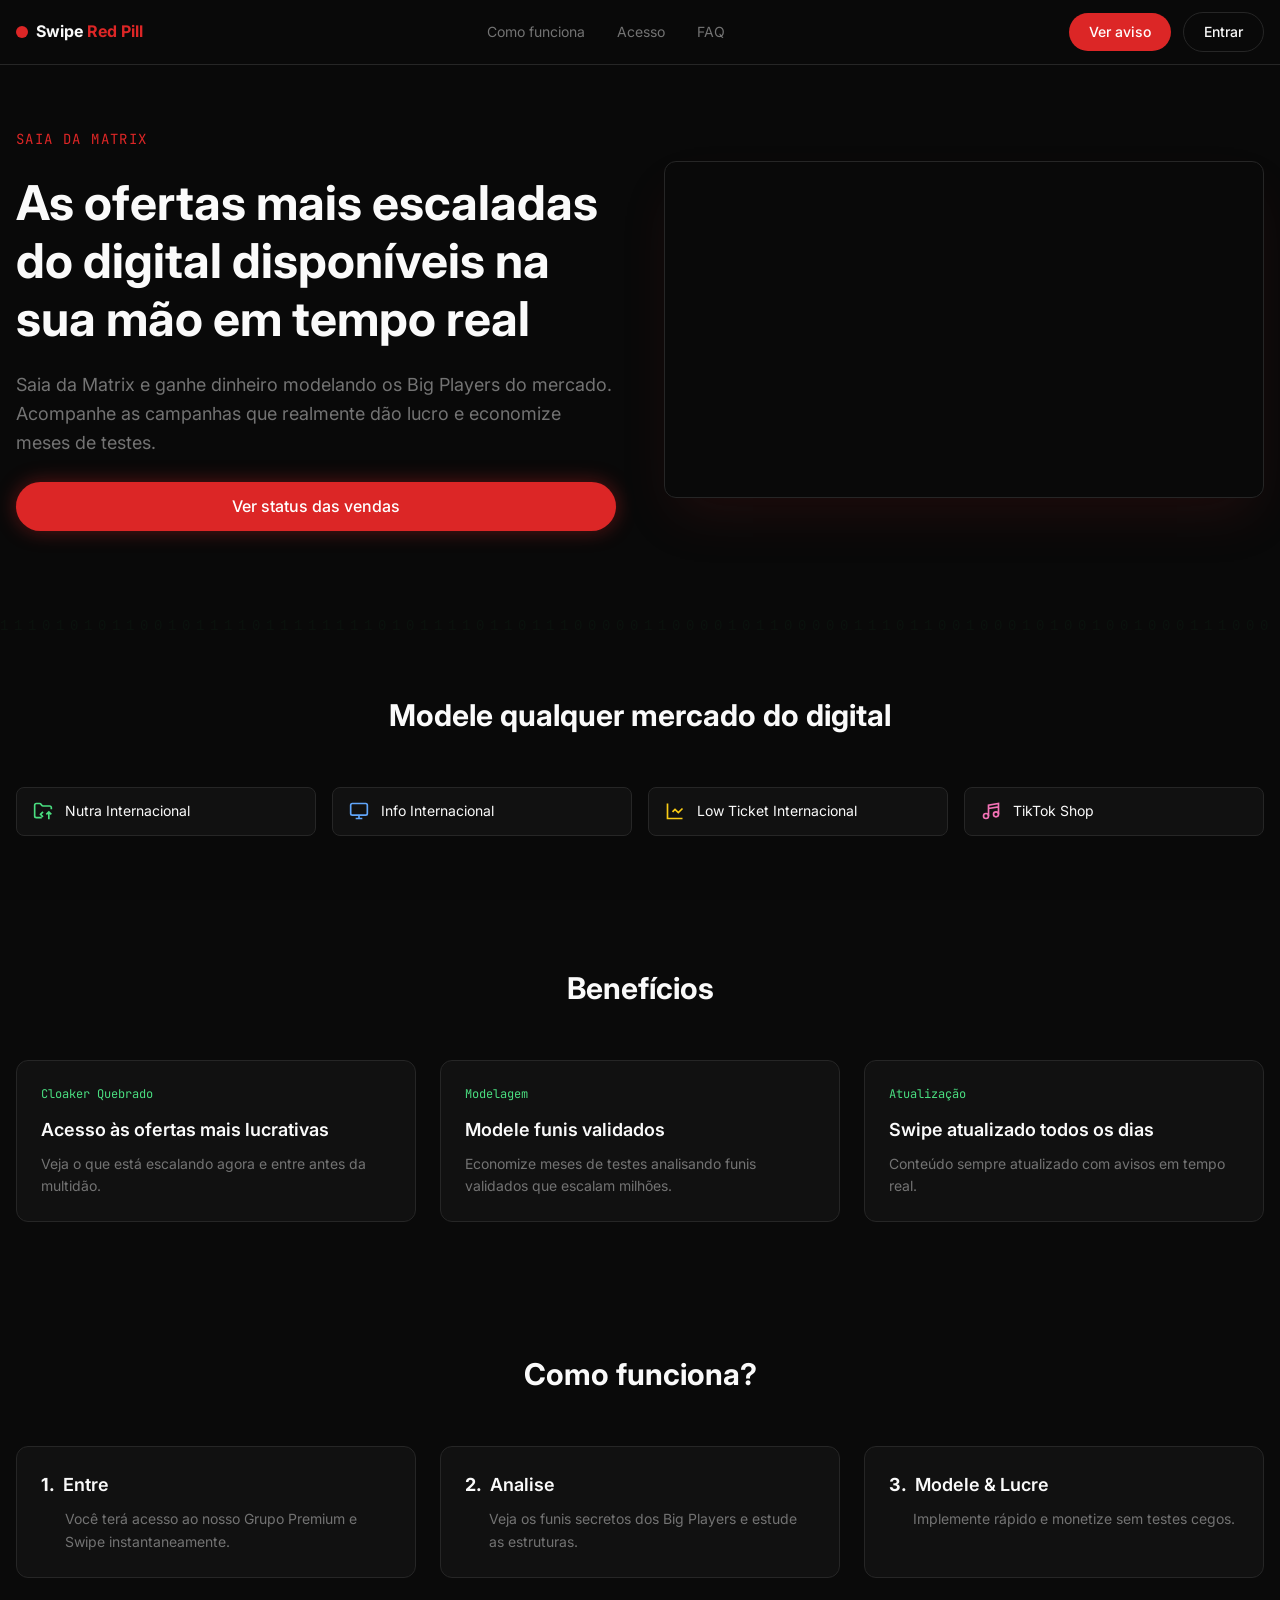
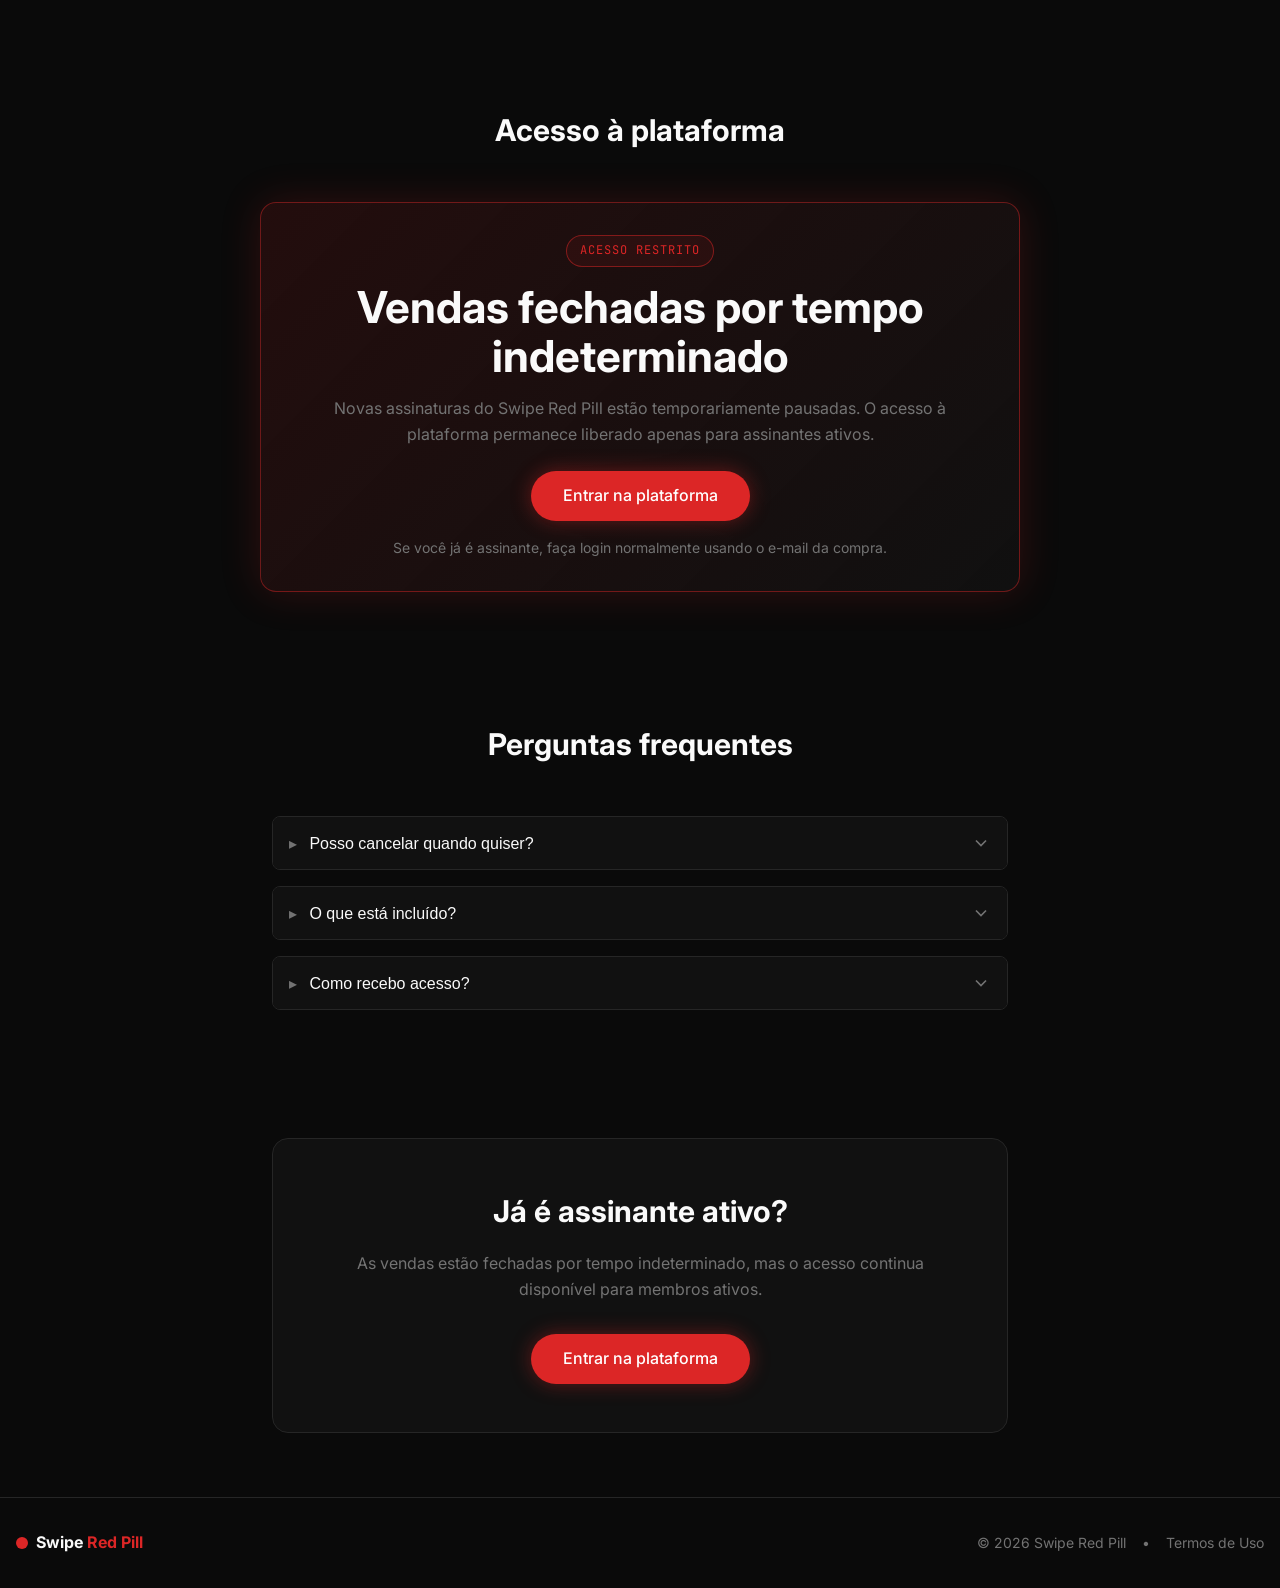
<file: index.html>
<!DOCTYPE html>
<html lang="pt-BR">
<head>
  <meta charset="UTF-8">
  <meta name="viewport" content="width=device-width, initial-scale=1.0">
  <title>Swipe Red Pill - As ofertas mais escaladas do digital</title>
  <meta name="description" content="Saia da Matrix e ganhe dinheiro modelando os Big Players do mercado. Acompanhe as campanhas que realmente dão lucro e economize meses de testes.">
  <link rel="stylesheet" href="style.css">
  <link rel="preconnect" href="https://fonts.googleapis.com">
  <link rel="preconnect" href="https://fonts.gstatic.com" crossorigin>
  <link href="https://fonts.googleapis.com/css2?family=Inter:wght@400;500;600;700&family=JetBrains+Mono:wght@400;500&display=swap" rel="stylesheet">
</head>
<body>
  <!-- Matrix Background Canvas -->
  <canvas id="matrix-bg"></canvas>

  <!-- Header -->
  <header class="header">
    <div class="container header-content">
      <a href="#" class="logo">
        <span class="logo-dot"></span>
        <span class="logo-text">Swipe <span class="text-red">Red Pill</span></span>
      </a>
      
      <nav class="nav-desktop">
        <a href="#como-funciona">Como funciona</a>
        <a href="#planos">Acesso</a>
        <a href="#faq">FAQ</a>
      </nav>

      <div class="header-buttons">
        <a href="#planos" class="btn btn-primary btn-sm">Ver aviso</a>
        <a href="https://app.swiperedpill.com" target="_blank" rel="noopener noreferrer" class="btn btn-outline btn-sm">Entrar</a>
      </div>

      <button class="mobile-menu-btn" id="mobile-menu-btn" aria-label="Menu">
        <svg class="menu-icon" viewBox="0 0 24 24" fill="none" stroke="currentColor" stroke-width="2">
          <path d="M4 6h16M4 12h16M4 18h16"/>
        </svg>
        <svg class="close-icon hidden" viewBox="0 0 24 24" fill="none" stroke="currentColor" stroke-width="2">
          <path d="M6 18L18 6M6 6l12 12"/>
        </svg>
      </button>
    </div>

    <!-- Mobile Menu -->
    <div class="mobile-menu hidden" id="mobile-menu">
      <nav class="mobile-nav">
        <a href="#como-funciona">Como funciona</a>
        <a href="#planos">Acesso</a>
        <a href="#faq">FAQ</a>
      </nav>
      <div class="mobile-buttons">
        <a href="#planos" class="btn btn-primary">Ver aviso</a>
        <a href="https://app.swiperedpill.com" target="_blank" rel="noopener noreferrer" class="btn btn-outline">Entrar</a>
      </div>
    </div>
  </header>

  <main>
    <!-- Hero Section -->
    <section class="hero">
      <div class="container hero-grid">
        <div class="hero-content">
          <p class="hero-tag">Saia da Matrix</p>
          <h1 class="hero-title">As ofertas mais escaladas do digital disponíveis na sua mão em tempo real</h1>
          <p class="hero-description">Saia da Matrix e ganhe dinheiro modelando os Big Players do mercado. Acompanhe as campanhas que realmente dão lucro e economize meses de testes.</p>
          <a href="#planos" class="btn btn-primary btn-glow">Ver status das vendas</a>
        </div>
        <div class="hero-video">
          <div class="video-wrapper">
            <iframe 
              src="https://www.youtube.com/embed/MBPbghZd3Wc?si=ivuXHwsdAeF0YRr1&controls=0" 
              title="Swipe Red Pill - Vídeo de apresentação"
              frameborder="0" 
              allow="accelerometer; autoplay; clipboard-write; encrypted-media; gyroscope; picture-in-picture; web-share" 
              referrerpolicy="strict-origin-when-cross-origin" 
              allowfullscreen>
            </iframe>
          </div>
        </div>
      </div>
    </section>

    <!-- Categories Section -->
    <section class="section">
      <div class="container">
        <h2 class="section-title">Modele qualquer mercado do digital</h2>
        <div class="categories-grid">
          <div class="category-card">
            <svg class="category-icon green" viewBox="0 0 24 24" fill="none" stroke="currentColor" stroke-width="2"><path d="M10.5 20H4a2 2 0 0 1-2-2V5c0-1.1.9-2 2-2h3.93a2 2 0 0 1 1.66.9l.82 1.2a2 2 0 0 0 1.66.9H20a2 2 0 0 1 2 2v2M12 19l-3-3 3-3M19 13v9M22 16l-3-3-3 3"/></svg>
            <span>Nutra Internacional</span>
          </div>
          <div class="category-card">
            <svg class="category-icon blue" viewBox="0 0 24 24" fill="none" stroke="currentColor" stroke-width="2"><rect x="2" y="3" width="20" height="14" rx="2"/><path d="M8 21h8M12 17v4"/></svg>
            <span>Info Internacional</span>
          </div>
          <div class="category-card">
            <svg class="category-icon yellow" viewBox="0 0 24 24" fill="none" stroke="currentColor" stroke-width="2"><path d="M3 3v18h18M21 9l-5 5-4-4-3 3"/></svg>
            <span>Low Ticket Internacional</span>
          </div>
          <div class="category-card">
            <svg class="category-icon pink" viewBox="0 0 24 24" fill="none" stroke="currentColor" stroke-width="2"><path d="M9 18V5l12-2v13M9 9l12-2"/><circle cx="6" cy="18" r="3"/><circle cx="18" cy="16" r="3"/></svg>
            <span>TikTok Shop</span>
          </div>
        </div>
      </div>
    </section>

    <!-- Benefits Section -->
    <section class="section">
      <div class="container">
        <h2 class="section-title">Benefícios</h2>
        <div class="benefits-grid">
          <div class="benefit-card">
            <span class="benefit-tag">Cloaker Quebrado</span>
            <h3 class="benefit-title">Acesso às ofertas mais lucrativas</h3>
            <p class="benefit-description">Veja o que está escalando agora e entre antes da multidão.</p>
          </div>
          <div class="benefit-card">
            <span class="benefit-tag">Modelagem</span>
            <h3 class="benefit-title">Modele funis validados</h3>
            <p class="benefit-description">Economize meses de testes analisando funis validados que escalam milhões.</p>
          </div>
          <div class="benefit-card">
            <span class="benefit-tag">Atualização</span>
            <h3 class="benefit-title">Swipe atualizado todos os dias</h3>
            <p class="benefit-description">Conteúdo sempre atualizado com avisos em tempo real.</p>
          </div>
        </div>
      </div>
    </section>

    <!-- How It Works Section -->
    <section class="section" id="como-funciona">
      <div class="container">
        <h2 class="section-title">Como funciona?</h2>
        <div class="steps-grid">
          <div class="step-card">
            <div class="step-header">
              <span class="step-number">1.</span>
              <h3 class="step-title">Entre</h3>
            </div>
            <p class="step-description">Você terá acesso ao nosso Grupo Premium e Swipe instantaneamente.</p>
          </div>
          <div class="step-card">
            <div class="step-header">
              <span class="step-number">2.</span>
              <h3 class="step-title">Analise</h3>
            </div>
            <p class="step-description">Veja os funis secretos dos Big Players e estude as estruturas.</p>
          </div>
          <div class="step-card">
            <div class="step-header">
              <span class="step-number">3.</span>
              <h3 class="step-title">Modele & Lucre</h3>
            </div>
            <p class="step-description">Implemente rápido e monetize sem testes cegos.</p>
          </div>
        </div>
      </div>
    </section>

    <!-- Pricing Section -->
    <section class="section" id="planos">
      <div class="container">
        <h2 class="section-title">Acesso à plataforma</h2>
        <div class="sales-closed-card">
          <span class="closed-badge">Acesso restrito</span>
          <h3>Vendas fechadas por tempo indeterminado</h3>
          <p>
            Novas assinaturas do Swipe Red Pill estão temporariamente pausadas. O acesso à plataforma permanece liberado apenas para assinantes ativos.
          </p>
          <div class="closed-actions">
            <a href="https://app.swiperedpill.com" target="_blank" rel="noopener noreferrer" class="btn btn-primary btn-glow">Entrar na plataforma</a>
          </div>
          <p class="closed-note">Se você já é assinante, faça login normalmente usando o e-mail da compra.</p>
        </div>
      </div>
    </section>

    <!-- FAQ Section -->
    <section class="section" id="faq">
      <div class="container container-sm">
        <h2 class="section-title">Perguntas frequentes</h2>
        <div class="faq-list">
          <div class="faq-item">
            <button class="faq-question" aria-expanded="false">
              <span><span class="faq-arrow">▸</span> Posso cancelar quando quiser?</span>
              <svg class="faq-chevron" viewBox="0 0 24 24" fill="none" stroke="currentColor" stroke-width="2"><path d="M6 9l6 6 6-6"/></svg>
            </button>
            <div class="faq-answer">
              <p>Sim! Você pode cancelar sua assinatura a qualquer momento. Basta entrar em contato conosco pelo suporte ou através do painel do cliente. Não há multas ou taxas de cancelamento.</p>
            </div>
          </div>
          <div class="faq-item">
            <button class="faq-question" aria-expanded="false">
              <span><span class="faq-arrow">▸</span> O que está incluído?</span>
              <svg class="faq-chevron" viewBox="0 0 24 24" fill="none" stroke="currentColor" stroke-width="2"><path d="M6 9l6 6 6-6"/></svg>
            </button>
            <div class="faq-answer">
              <p>Assinantes ativos continuam com acesso ao Swipe Red Pill, incluindo ofertas escaladas do mercado internacional, grupo premium de avisos em tempo real, funis validados e bônus liberados conforme o plano contratado.</p>
            </div>
          </div>
          <div class="faq-item">
            <button class="faq-question" aria-expanded="false">
              <span><span class="faq-arrow">▸</span> Como recebo acesso?</span>
              <svg class="faq-chevron" viewBox="0 0 24 24" fill="none" stroke="currentColor" stroke-width="2"><path d="M6 9l6 6 6-6"/></svg>
            </button>
            <div class="faq-answer">
              <p>No momento, novas assinaturas estão pausadas. Quem já é assinante ativo pode acessar normalmente a plataforma pelo botão “Entrar”.</p>
            </div>
          </div>
        </div>
      </div>
    </section>

    <!-- CTA Section -->
    <section class="section">
      <div class="container container-sm">
        <div class="cta-card">
          <h2 class="cta-title">Já é assinante ativo?</h2>
          <p class="cta-description">As vendas estão fechadas por tempo indeterminado, mas o acesso continua disponível para membros ativos.</p>
          <a href="https://app.swiperedpill.com" target="_blank" rel="noopener noreferrer" class="btn btn-primary btn-glow">Entrar na plataforma</a>
        </div>
      </div>
    </section>
  </main>

  <!-- Footer -->
  <footer class="footer">
    <div class="container footer-content">
      <a href="#" class="logo">
        <span class="logo-dot"></span>
        <span class="logo-text">Swipe <span class="text-red">Red Pill</span></span>
      </a>
      <div class="footer-links">
        <span>&copy; 2026 Swipe Red Pill</span>
        <span class="footer-separator">&bull;</span>
        <a href="termos-de-uso.html">Termos de Uso</a>
      </div>
    </div>
  </footer>

  <script src="script.js"></script>
</body>
</html>
</file>
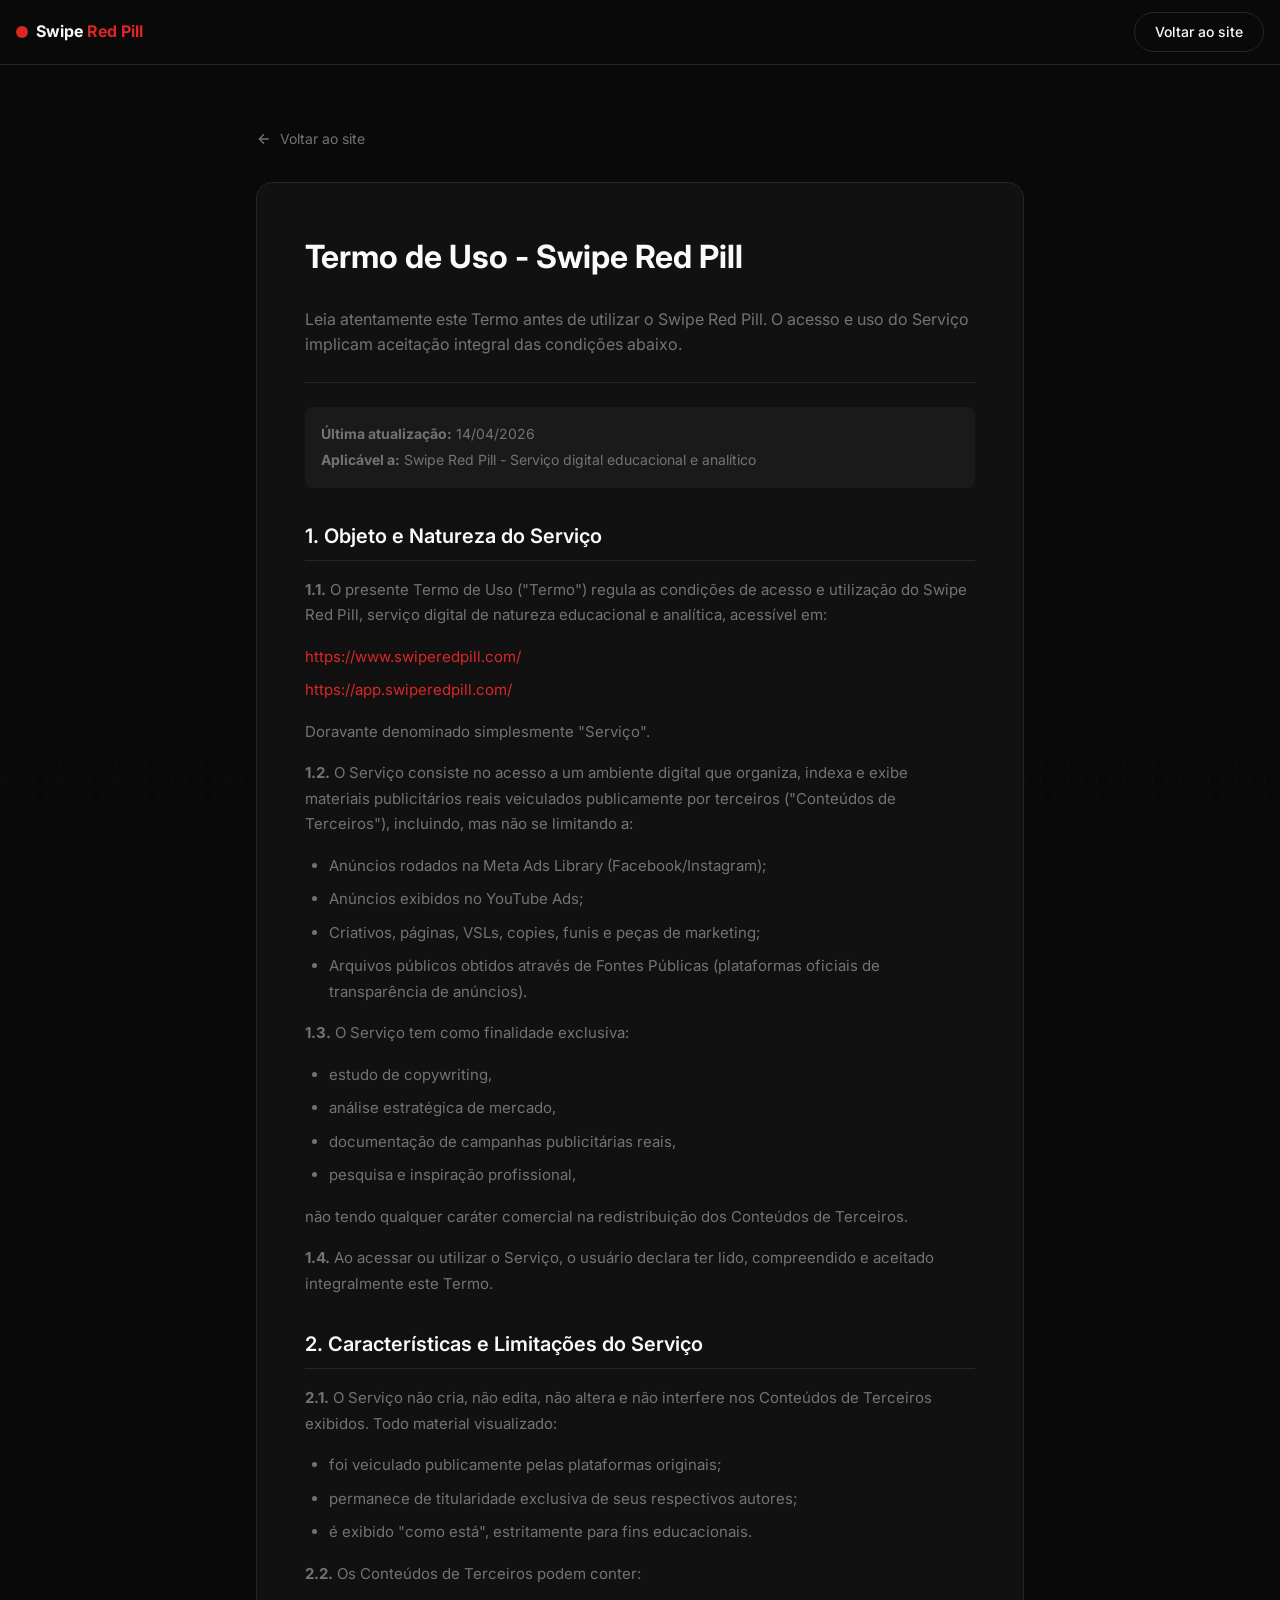
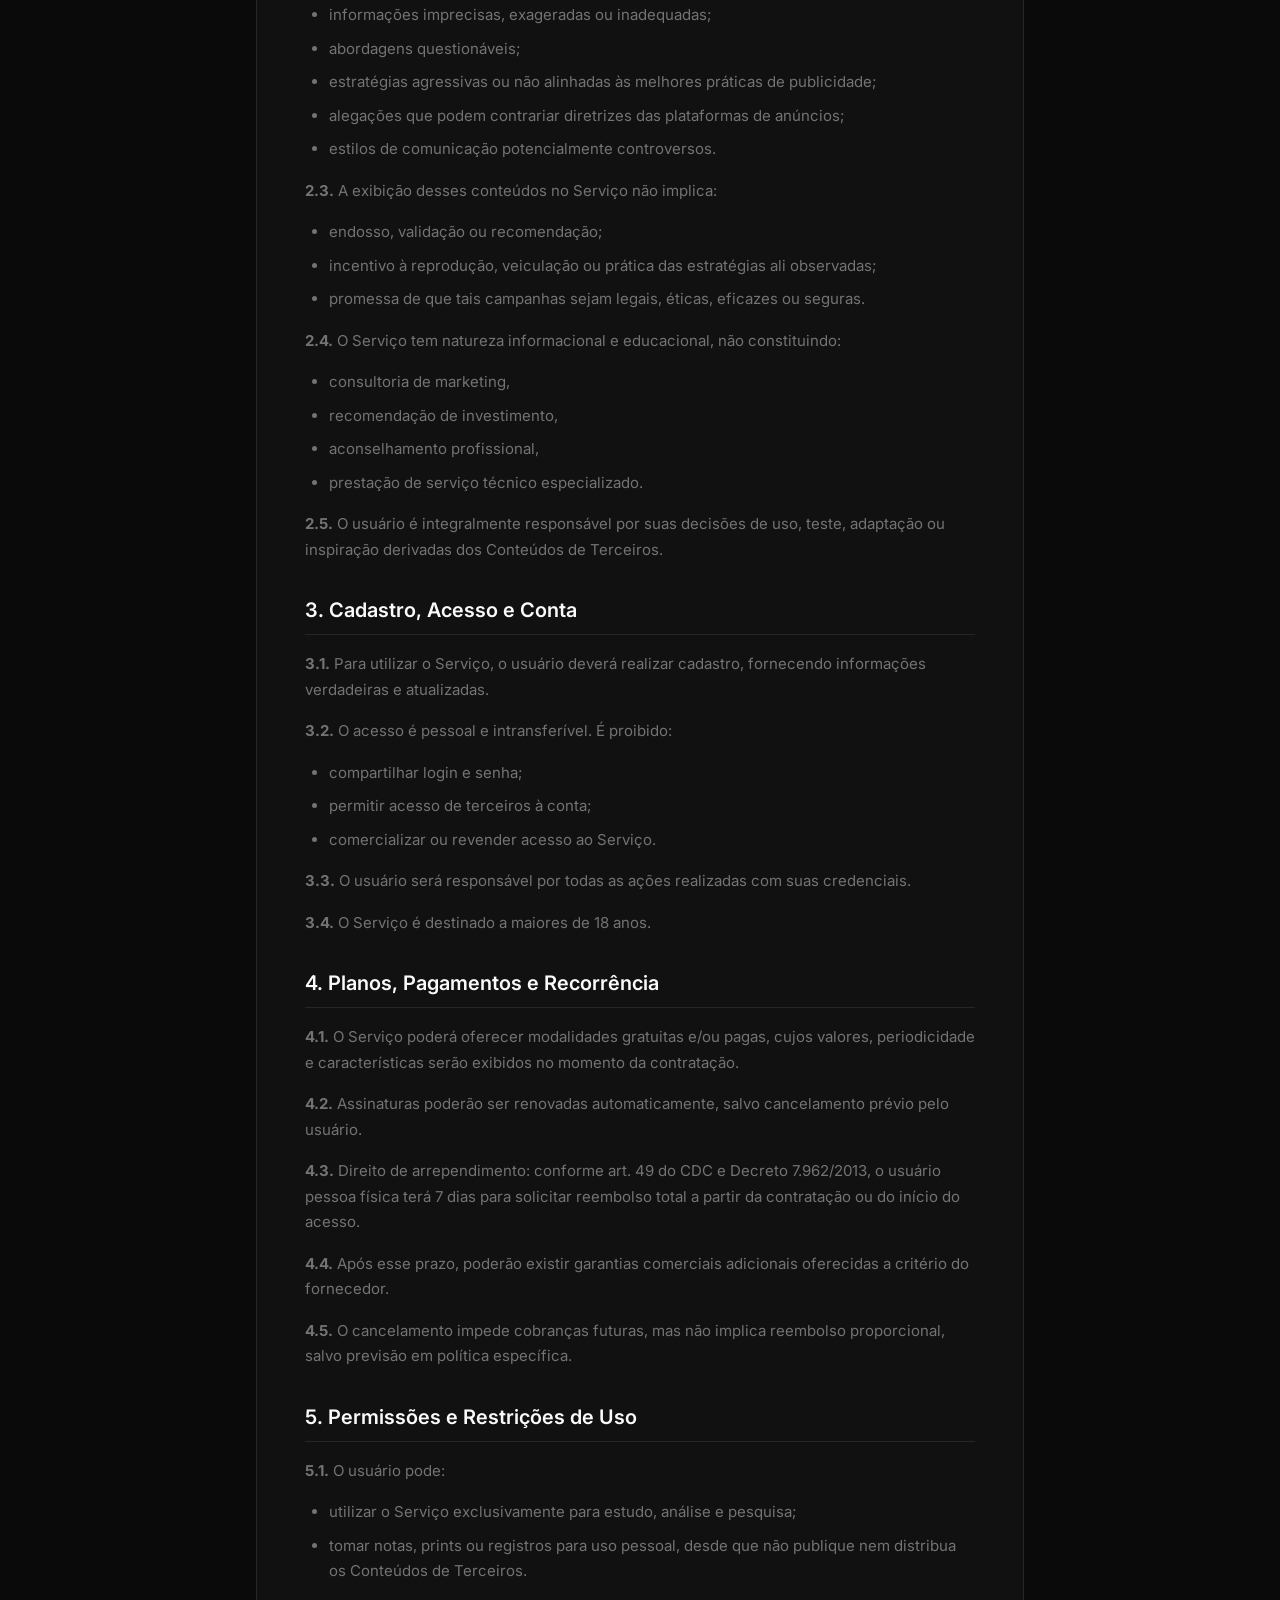
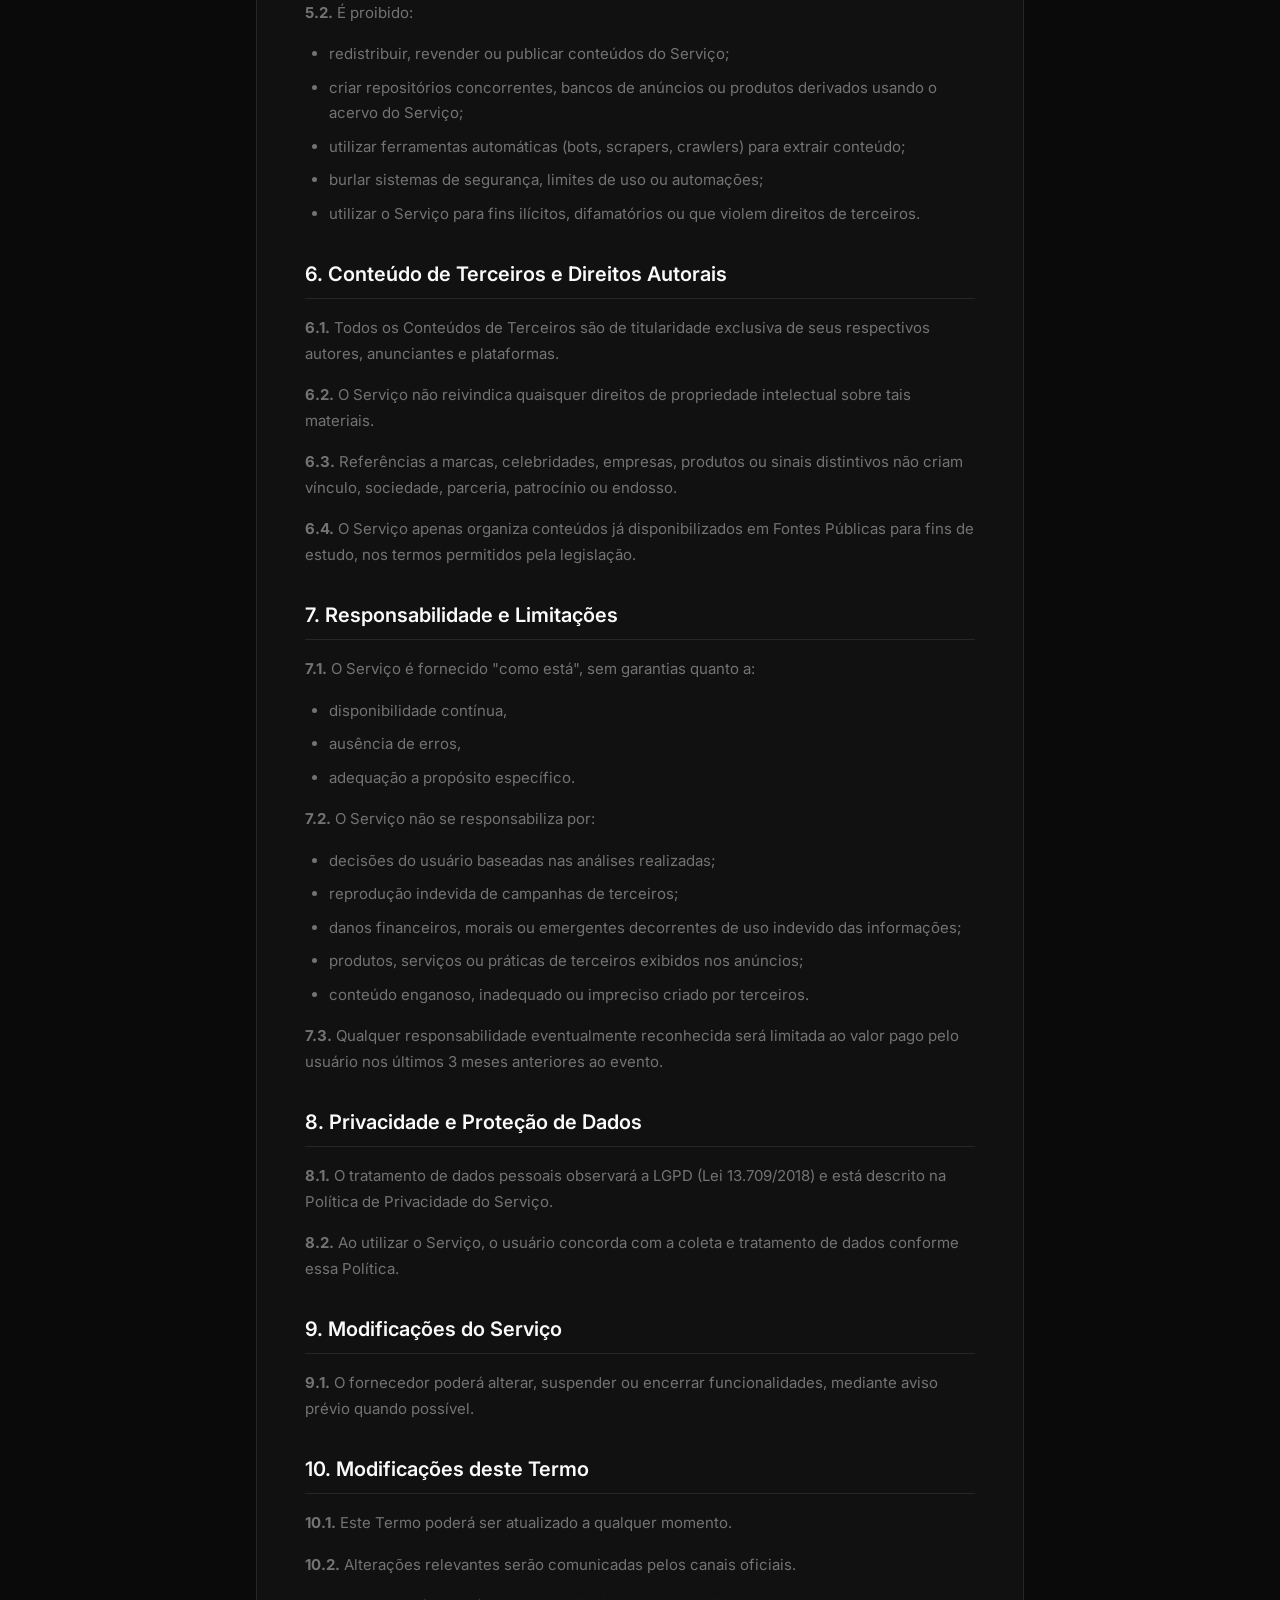
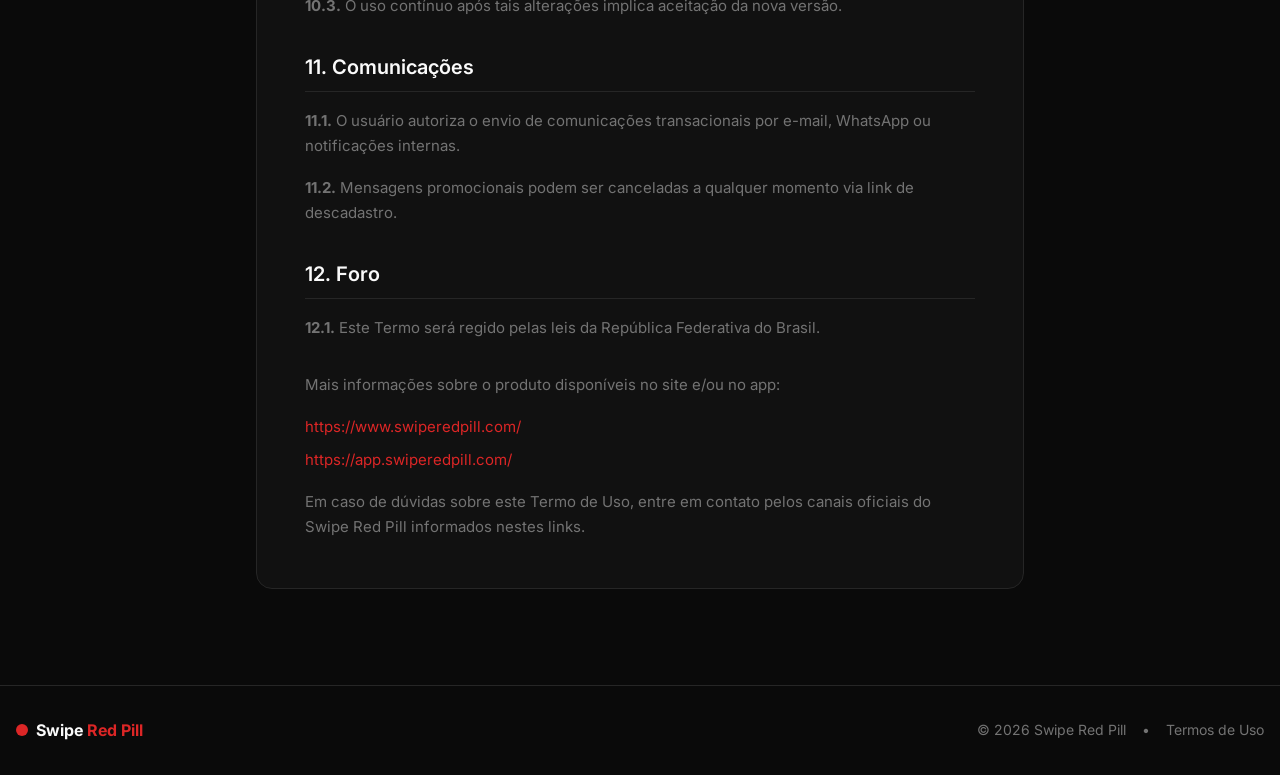
<file: termos-de-uso.html>
<!DOCTYPE html>
<html lang="pt-BR">
<head>
  <meta charset="UTF-8">
  <meta name="viewport" content="width=device-width, initial-scale=1.0">
  <title>Termos de Uso - Swipe Red Pill</title>
  <meta name="description" content="Termos de Uso do Swipe Red Pill - Leia atentamente antes de utilizar o serviço.">
  <link rel="stylesheet" href="style.css">
  <link rel="preconnect" href="https://fonts.googleapis.com">
  <link rel="preconnect" href="https://fonts.gstatic.com" crossorigin>
  <link href="https://fonts.googleapis.com/css2?family=Inter:wght@400;500;600;700&family=JetBrains+Mono:wght@400;500&display=swap" rel="stylesheet">
</head>
<body>
  <!-- Matrix Background Canvas -->
  <canvas id="matrix-bg"></canvas>

  <!-- Header -->
  <header class="header">
    <div class="container header-content">
      <a href="index.html" class="logo">
        <span class="logo-dot"></span>
        <span class="logo-text">Swipe <span class="text-red">Red Pill</span></span>
      </a>
      
      <div class="header-buttons">
        <a href="index.html" class="btn btn-outline btn-sm">Voltar ao site</a>
      </div>

      <button class="mobile-menu-btn" id="mobile-menu-btn" aria-label="Menu">
        <svg class="menu-icon" viewBox="0 0 24 24" fill="none" stroke="currentColor" stroke-width="2">
          <path d="M4 6h16M4 12h16M4 18h16"/>
        </svg>
        <svg class="close-icon hidden" viewBox="0 0 24 24" fill="none" stroke="currentColor" stroke-width="2">
          <path d="M6 18L18 6M6 6l12 12"/>
        </svg>
      </button>
    </div>

    <!-- Mobile Menu -->
    <div class="mobile-menu hidden" id="mobile-menu">
      <div class="mobile-buttons">
        <a href="index.html" class="btn btn-outline">Voltar ao site</a>
      </div>
    </div>
  </header>

  <main>
    <section class="legal-section">
      <div class="container legal-container">
        <a href="index.html" class="back-link">
          <svg viewBox="0 0 24 24" fill="none" stroke="currentColor" stroke-width="2"><path d="M19 12H5M12 19l-7-7 7-7"/></svg>
          Voltar ao site
        </a>

        <article class="legal-content">
          <h1 class="legal-title">Termo de Uso - Swipe Red Pill</h1>
          
          <p class="legal-intro">Leia atentamente este Termo antes de utilizar o Swipe Red Pill. O acesso e uso do Serviço implicam aceitação integral das condições abaixo.</p>
          
          <div class="legal-meta">
            <p><strong>Última atualização:</strong> 14/04/2026</p>
            <p><strong>Aplicável a:</strong> Swipe Red Pill - Serviço digital educacional e analítico</p>
          </div>

          <section class="legal-section-content">
            <h2>1. Objeto e Natureza do Serviço</h2>
            
            <p><strong>1.1.</strong> O presente Termo de Uso ("Termo") regula as condições de acesso e utilização do Swipe Red Pill, serviço digital de natureza educacional e analítica, acessível em:</p>
            
            <ul class="legal-links-list">
              <li><a href="https://www.swiperedpill.com/" target="_blank" rel="noopener noreferrer">https://www.swiperedpill.com/</a></li>
              <li><a href="https://app.swiperedpill.com/" target="_blank" rel="noopener noreferrer">https://app.swiperedpill.com/</a></li>
            </ul>
            
            <p>Doravante denominado simplesmente "Serviço".</p>
            
            <p><strong>1.2.</strong> O Serviço consiste no acesso a um ambiente digital que organiza, indexa e exibe materiais publicitários reais veiculados publicamente por terceiros ("Conteúdos de Terceiros"), incluindo, mas não se limitando a:</p>
            
            <ul>
              <li>Anúncios rodados na Meta Ads Library (Facebook/Instagram);</li>
              <li>Anúncios exibidos no YouTube Ads;</li>
              <li>Criativos, páginas, VSLs, copies, funis e peças de marketing;</li>
              <li>Arquivos públicos obtidos através de Fontes Públicas (plataformas oficiais de transparência de anúncios).</li>
            </ul>
            
            <p><strong>1.3.</strong> O Serviço tem como finalidade exclusiva:</p>
            
            <ul>
              <li>estudo de copywriting,</li>
              <li>análise estratégica de mercado,</li>
              <li>documentação de campanhas publicitárias reais,</li>
              <li>pesquisa e inspiração profissional,</li>
            </ul>
            
            <p>não tendo qualquer caráter comercial na redistribuição dos Conteúdos de Terceiros.</p>
            
            <p><strong>1.4.</strong> Ao acessar ou utilizar o Serviço, o usuário declara ter lido, compreendido e aceitado integralmente este Termo.</p>
          </section>

          <section class="legal-section-content">
            <h2>2. Características e Limitações do Serviço</h2>
            
            <p><strong>2.1.</strong> O Serviço não cria, não edita, não altera e não interfere nos Conteúdos de Terceiros exibidos. Todo material visualizado:</p>
            
            <ul>
              <li>foi veiculado publicamente pelas plataformas originais;</li>
              <li>permanece de titularidade exclusiva de seus respectivos autores;</li>
              <li>é exibido "como está", estritamente para fins educacionais.</li>
            </ul>
            
            <p><strong>2.2.</strong> Os Conteúdos de Terceiros podem conter:</p>
            
            <ul>
              <li>informações imprecisas, exageradas ou inadequadas;</li>
              <li>abordagens questionáveis;</li>
              <li>estratégias agressivas ou não alinhadas às melhores práticas de publicidade;</li>
              <li>alegações que podem contrariar diretrizes das plataformas de anúncios;</li>
              <li>estilos de comunicação potencialmente controversos.</li>
            </ul>
            
            <p><strong>2.3.</strong> A exibição desses conteúdos no Serviço não implica:</p>
            
            <ul>
              <li>endosso, validação ou recomendação;</li>
              <li>incentivo à reprodução, veiculação ou prática das estratégias ali observadas;</li>
              <li>promessa de que tais campanhas sejam legais, éticas, eficazes ou seguras.</li>
            </ul>
            
            <p><strong>2.4.</strong> O Serviço tem natureza informacional e educacional, não constituindo:</p>
            
            <ul>
              <li>consultoria de marketing,</li>
              <li>recomendação de investimento,</li>
              <li>aconselhamento profissional,</li>
              <li>prestação de serviço técnico especializado.</li>
            </ul>
            
            <p><strong>2.5.</strong> O usuário é integralmente responsável por suas decisões de uso, teste, adaptação ou inspiração derivadas dos Conteúdos de Terceiros.</p>
          </section>

          <section class="legal-section-content">
            <h2>3. Cadastro, Acesso e Conta</h2>
            
            <p><strong>3.1.</strong> Para utilizar o Serviço, o usuário deverá realizar cadastro, fornecendo informações verdadeiras e atualizadas.</p>
            
            <p><strong>3.2.</strong> O acesso é pessoal e intransferível. É proibido:</p>
            
            <ul>
              <li>compartilhar login e senha;</li>
              <li>permitir acesso de terceiros à conta;</li>
              <li>comercializar ou revender acesso ao Serviço.</li>
            </ul>
            
            <p><strong>3.3.</strong> O usuário será responsável por todas as ações realizadas com suas credenciais.</p>
            
            <p><strong>3.4.</strong> O Serviço é destinado a maiores de 18 anos.</p>
          </section>

          <section class="legal-section-content">
            <h2>4. Planos, Pagamentos e Recorrência</h2>
            
            <p><strong>4.1.</strong> O Serviço poderá oferecer modalidades gratuitas e/ou pagas, cujos valores, periodicidade e características serão exibidos no momento da contratação.</p>
            
            <p><strong>4.2.</strong> Assinaturas poderão ser renovadas automaticamente, salvo cancelamento prévio pelo usuário.</p>
            
            <p><strong>4.3.</strong> Direito de arrependimento: conforme art. 49 do CDC e Decreto 7.962/2013, o usuário pessoa física terá 7 dias para solicitar reembolso total a partir da contratação ou do início do acesso.</p>
            
            <p><strong>4.4.</strong> Após esse prazo, poderão existir garantias comerciais adicionais oferecidas a critério do fornecedor.</p>
            
            <p><strong>4.5.</strong> O cancelamento impede cobranças futuras, mas não implica reembolso proporcional, salvo previsão em política específica.</p>
          </section>

          <section class="legal-section-content">
            <h2>5. Permissões e Restrições de Uso</h2>
            
            <p><strong>5.1.</strong> O usuário pode:</p>
            
            <ul>
              <li>utilizar o Serviço exclusivamente para estudo, análise e pesquisa;</li>
              <li>tomar notas, prints ou registros para uso pessoal, desde que não publique nem distribua os Conteúdos de Terceiros.</li>
            </ul>
            
            <p><strong>5.2.</strong> É proibido:</p>
            
            <ul>
              <li>redistribuir, revender ou publicar conteúdos do Serviço;</li>
              <li>criar repositórios concorrentes, bancos de anúncios ou produtos derivados usando o acervo do Serviço;</li>
              <li>utilizar ferramentas automáticas (bots, scrapers, crawlers) para extrair conteúdo;</li>
              <li>burlar sistemas de segurança, limites de uso ou automações;</li>
              <li>utilizar o Serviço para fins ilícitos, difamatórios ou que violem direitos de terceiros.</li>
            </ul>
          </section>

          <section class="legal-section-content">
            <h2>6. Conteúdo de Terceiros e Direitos Autorais</h2>
            
            <p><strong>6.1.</strong> Todos os Conteúdos de Terceiros são de titularidade exclusiva de seus respectivos autores, anunciantes e plataformas.</p>
            
            <p><strong>6.2.</strong> O Serviço não reivindica quaisquer direitos de propriedade intelectual sobre tais materiais.</p>
            
            <p><strong>6.3.</strong> Referências a marcas, celebridades, empresas, produtos ou sinais distintivos não criam vínculo, sociedade, parceria, patrocínio ou endosso.</p>
            
            <p><strong>6.4.</strong> O Serviço apenas organiza conteúdos já disponibilizados em Fontes Públicas para fins de estudo, nos termos permitidos pela legislação.</p>
          </section>

          <section class="legal-section-content">
            <h2>7. Responsabilidade e Limitações</h2>
            
            <p><strong>7.1.</strong> O Serviço é fornecido "como está", sem garantias quanto a:</p>
            
            <ul>
              <li>disponibilidade contínua,</li>
              <li>ausência de erros,</li>
              <li>adequação a propósito específico.</li>
            </ul>
            
            <p><strong>7.2.</strong> O Serviço não se responsabiliza por:</p>
            
            <ul>
              <li>decisões do usuário baseadas nas análises realizadas;</li>
              <li>reprodução indevida de campanhas de terceiros;</li>
              <li>danos financeiros, morais ou emergentes decorrentes de uso indevido das informações;</li>
              <li>produtos, serviços ou práticas de terceiros exibidos nos anúncios;</li>
              <li>conteúdo enganoso, inadequado ou impreciso criado por terceiros.</li>
            </ul>
            
            <p><strong>7.3.</strong> Qualquer responsabilidade eventualmente reconhecida será limitada ao valor pago pelo usuário nos últimos 3 meses anteriores ao evento.</p>
          </section>

          <section class="legal-section-content">
            <h2>8. Privacidade e Proteção de Dados</h2>
            
            <p><strong>8.1.</strong> O tratamento de dados pessoais observará a LGPD (Lei 13.709/2018) e está descrito na Política de Privacidade do Serviço.</p>
            
            <p><strong>8.2.</strong> Ao utilizar o Serviço, o usuário concorda com a coleta e tratamento de dados conforme essa Política.</p>
          </section>

          <section class="legal-section-content">
            <h2>9. Modificações do Serviço</h2>
            
            <p><strong>9.1.</strong> O fornecedor poderá alterar, suspender ou encerrar funcionalidades, mediante aviso prévio quando possível.</p>
          </section>

          <section class="legal-section-content">
            <h2>10. Modificações deste Termo</h2>
            
            <p><strong>10.1.</strong> Este Termo poderá ser atualizado a qualquer momento.</p>
            
            <p><strong>10.2.</strong> Alterações relevantes serão comunicadas pelos canais oficiais.</p>
            
            <p><strong>10.3.</strong> O uso contínuo após tais alterações implica aceitação da nova versão.</p>
          </section>

          <section class="legal-section-content">
            <h2>11. Comunicações</h2>
            
            <p><strong>11.1.</strong> O usuário autoriza o envio de comunicações transacionais por e-mail, WhatsApp ou notificações internas.</p>
            
            <p><strong>11.2.</strong> Mensagens promocionais podem ser canceladas a qualquer momento via link de descadastro.</p>
          </section>

          <section class="legal-section-content">
            <h2>12. Foro</h2>
            
            <p><strong>12.1.</strong> Este Termo será regido pelas leis da República Federativa do Brasil.</p>
          </section>

          <section class="legal-section-content">
            
            <p>Mais informações sobre o produto disponíveis no site e/ou no app:</p>
            
            <ul class="legal-links-list">
              <li><a href="https://www.swiperedpill.com/" target="_blank" rel="noopener noreferrer">https://www.swiperedpill.com/</a></li>
              <li><a href="https://app.swiperedpill.com/" target="_blank" rel="noopener noreferrer">https://app.swiperedpill.com/</a></li>
            </ul>
            
            <p>Em caso de dúvidas sobre este Termo de Uso, entre em contato pelos canais oficiais do Swipe Red Pill informados nestes links.</p>
          </section>
        </article>
      </div>
    </section>
  </main>

  <!-- Footer -->
  <footer class="footer">
    <div class="container footer-content">
      <a href="index.html" class="logo">
        <span class="logo-dot"></span>
        <span class="logo-text">Swipe <span class="text-red">Red Pill</span></span>
      </a>
      <div class="footer-links">
        <span>&copy; 2026 Swipe Red Pill</span>
        <span class="footer-separator">&bull;</span>
        <a href="termos-de-uso.html">Termos de Uso</a>
      </div>
    </div>
  </footer>

  <script src="script.js"></script>
</body>
</html>
</file>
<file: style.css>
/* ========================================
   Swipe Red Pill - Static Landing Page
   ======================================== */

/* CSS Variables */
:root {
  --color-background: #0a0a0a;
  --color-foreground: #fafafa;
  --color-card: #111111;
  --color-border: #262626;
  --color-muted: #737373;
  --color-secondary: #1a1a1a;
  --color-red: #dc2626;
  --color-red-hover: #b91c1c;
  --color-green: #4ade80;
  --color-blue: #60a5fa;
  --color-yellow: #facc15;
  --color-pink: #f472b6;
  --font-sans: 'Inter', -apple-system, BlinkMacSystemFont, 'Segoe UI', Roboto, sans-serif;
  --font-mono: 'JetBrains Mono', 'Fira Code', monospace;
}

/* Reset */
*, *::before, *::after {
  box-sizing: border-box;
  margin: 0;
  padding: 0;
}

html {
  scroll-behavior: smooth;
}

body {
  font-family: var(--font-sans);
  background-color: var(--color-background);
  color: var(--color-foreground);
  line-height: 1.6;
  -webkit-font-smoothing: antialiased;
  -moz-osx-font-smoothing: grayscale;
}

a {
  color: inherit;
  text-decoration: none;
}

ul {
  list-style: none;
}

img {
  max-width: 100%;
  height: auto;
  display: block;
}

/* Matrix Background */
#matrix-bg {
  position: fixed;
  top: 0;
  left: 0;
  width: 100%;
  height: 100%;
  z-index: -1;
  pointer-events: none;
  opacity: 0.3;
}

/* Container */
.container {
  max-width: 1280px;
  margin: 0 auto;
  padding: 0 1rem;
}

.container-sm {
  max-width: 768px;
}

/* Buttons */
.btn {
  display: inline-flex;
  align-items: center;
  justify-content: center;
  padding: 0.75rem 2rem;
  font-weight: 500;
  font-size: 1rem;
  border-radius: 9999px;
  border: none;
  cursor: pointer;
  transition: all 0.2s ease;
}

.btn-sm {
  padding: 0.5rem 1.25rem;
  font-size: 0.875rem;
}

.btn-primary {
  background-color: var(--color-red);
  color: white;
}

.btn-primary:hover {
  background-color: var(--color-red-hover);
}

.btn-outline {
  background-color: transparent;
  border: 1px solid var(--color-border);
  color: var(--color-foreground);
}

.btn-outline:hover {
  background-color: var(--color-secondary);
}

.btn-glow {
  box-shadow: 0 0 20px rgba(220, 38, 38, 0.4);
}

/* Text Colors */
.text-red { color: var(--color-red); }
.text-green { color: var(--color-green); }
.text-blue { color: var(--color-blue); }
.text-yellow { color: var(--color-yellow); }
.text-pink { color: var(--color-pink); }

/* Header */
.header {
  position: fixed;
  top: 0;
  left: 0;
  right: 0;
  z-index: 50;
  background-color: rgba(10, 10, 10, 0.8);
  backdrop-filter: blur(12px);
  border-bottom: 1px solid var(--color-border);
}

.header-content {
  display: flex;
  align-items: center;
  justify-content: space-between;
  height: 4rem;
}

.logo {
  display: flex;
  align-items: center;
  gap: 0.5rem;
}

.logo-dot {
  width: 0.75rem;
  height: 0.75rem;
  background-color: var(--color-red);
  border-radius: 50%;
}

.logo-text {
  font-weight: 700;
  font-size: 1rem;
}

.nav-desktop {
  display: none;
  align-items: center;
  gap: 2rem;
}

.nav-desktop a {
  font-size: 0.875rem;
  color: var(--color-muted);
  transition: color 0.2s;
}

.nav-desktop a:hover {
  color: var(--color-foreground);
}

.header-buttons {
  display: none;
  align-items: center;
  gap: 0.75rem;
}

.mobile-menu-btn {
  display: flex;
  align-items: center;
  justify-content: center;
  width: 2.5rem;
  height: 2.5rem;
  background: transparent;
  border: none;
  color: var(--color-foreground);
  cursor: pointer;
}

.mobile-menu-btn svg {
  width: 1.5rem;
  height: 1.5rem;
}

.mobile-menu {
  position: absolute;
  top: 100%;
  left: 0;
  right: 0;
  background-color: var(--color-card);
  border-bottom: 1px solid var(--color-border);
  padding: 1rem;
}

.mobile-nav {
  display: flex;
  flex-direction: column;
  gap: 1rem;
  margin-bottom: 1rem;
}

.mobile-nav a {
  color: var(--color-muted);
  padding: 0.5rem 0;
}

.mobile-buttons {
  display: flex;
  flex-direction: column;
  gap: 0.75rem;
}

.mobile-buttons .btn {
  width: 100%;
}

.hidden {
  display: none !important;
}

@media (min-width: 768px) {
  .nav-desktop {
    display: flex;
  }
  
  .header-buttons {
    display: flex;
  }
  
  .mobile-menu-btn {
    display: none;
  }
}

/* Sections */
.section {
  padding: 4rem 0;
  scroll-margin-top: 5rem;
}

.section-title {
  font-size: 1.5rem;
  font-weight: 700;
  text-align: center;
  margin-bottom: 3rem;
}

@media (min-width: 768px) {
  .section-title {
    font-size: 1.875rem;
  }
}

/* Hero Section */
.hero {
  padding-top: 6rem;
  padding-bottom: 4rem;
}

.hero-grid {
  display: grid;
  gap: 3rem;
  align-items: center;
}

.hero-content {
  display: flex;
  flex-direction: column;
  gap: 1.5rem;
}

.hero-tag {
  font-family: var(--font-mono);
  font-size: 0.875rem;
  color: var(--color-red);
  text-transform: uppercase;
  letter-spacing: 0.1em;
}

.hero-title {
  font-size: 1.875rem;
  font-weight: 700;
  line-height: 1.2;
  text-wrap: balance;
}

.hero-description {
  font-size: 1.125rem;
  color: var(--color-muted);
}

.hero-video {
  position: relative;
}

.video-wrapper {
  position: relative;
  aspect-ratio: 16/9;
  border-radius: 0.75rem;
  overflow: hidden;
  border: 1px solid var(--color-border);
  box-shadow: 0 25px 50px -12px rgba(127, 29, 29, 0.2);
}

.video-wrapper iframe {
  position: absolute;
  top: 0;
  left: 0;
  width: 100%;
  height: 100%;
}

@media (min-width: 768px) {
  .hero {
    padding-top: 8rem;
    padding-bottom: 6rem;
  }
  
  .hero-title {
    font-size: 2.25rem;
  }
}

@media (min-width: 1024px) {
  .hero-grid {
    grid-template-columns: 1fr 1fr;
  }
  
  .hero-title {
    font-size: 3rem;
  }
}

/* Categories */
.categories-grid {
  display: grid;
  grid-template-columns: repeat(2, 1fr);
  gap: 1rem;
}

.category-card {
  display: flex;
  align-items: center;
  gap: 0.75rem;
  padding: 0.75rem 1rem;
  background-color: var(--color-card);
  border: 1px solid var(--color-border);
  border-radius: 0.5rem;
  transition: border-color 0.2s;
}

.category-card:hover {
  border-color: rgba(220, 38, 38, 0.5);
}

.category-icon {
  width: 1.25rem;
  height: 1.25rem;
  flex-shrink: 0;
}

.category-icon.green { color: var(--color-green); }
.category-icon.blue { color: var(--color-blue); }
.category-icon.yellow { color: var(--color-yellow); }
.category-icon.pink { color: var(--color-pink); }

.category-card span {
  font-size: 0.875rem;
}

@media (min-width: 768px) {
  .categories-grid {
    grid-template-columns: repeat(4, 1fr);
  }
}

/* Benefits */
.benefits-grid {
  display: grid;
  gap: 1.5rem;
}

.benefit-card {
  padding: 1.5rem;
  background-color: var(--color-card);
  border: 1px solid var(--color-border);
  border-radius: 0.75rem;
  transition: transform 0.2s, border-color 0.2s;
}

.benefit-card:hover {
  transform: translateY(-4px);
  border-color: rgba(220, 38, 38, 0.5);
}

.benefit-tag {
  display: block;
  font-family: var(--font-mono);
  font-size: 0.75rem;
  color: var(--color-green);
  margin-bottom: 0.75rem;
}

.benefit-title {
  font-size: 1.125rem;
  font-weight: 600;
  margin-bottom: 0.5rem;
}

.benefit-description {
  font-size: 0.875rem;
  color: var(--color-muted);
}

@media (min-width: 768px) {
  .benefits-grid {
    grid-template-columns: repeat(3, 1fr);
  }
}

/* Steps */
.steps-grid {
  display: grid;
  gap: 1.5rem;
}

.step-card {
  padding: 1.5rem;
  background-color: var(--color-card);
  border: 1px solid var(--color-border);
  border-radius: 0.75rem;
}

.step-header {
  display: flex;
  align-items: flex-start;
  gap: 0.5rem;
  margin-bottom: 0.5rem;
}

.step-number {
  font-size: 1.125rem;
  font-weight: 700;
}

.step-title {
  font-size: 1.125rem;
  font-weight: 600;
}

.step-description {
  font-size: 0.875rem;
  color: var(--color-muted);
  padding-left: 1.5rem;
}

@media (min-width: 768px) {
  .steps-grid {
    grid-template-columns: repeat(3, 1fr);
  }
}

/* Pricing */
.pricing-grid {
  display: grid;
  gap: 1.5rem;
  align-items: start;
}

.pricing-card {
  padding: 1.5rem;
  background-color: var(--color-card);
  border: 1px solid var(--color-border);
  border-radius: 0.75rem;
}

.pricing-card.featured {
  border: 2px solid var(--color-red);
  box-shadow: 0 0 30px rgba(220, 38, 38, 0.2);
}

.plan-name {
  display: block;
  font-family: var(--font-mono);
  font-size: 0.875rem;
  margin-bottom: 1rem;
}

.plan-name.green { color: var(--color-green); }
.plan-name.red { color: var(--color-red); }

.plan-price {
  display: flex;
  align-items: baseline;
  gap: 0.25rem;
  margin-bottom: 0.5rem;
}

.price {
  font-size: 2.5rem;
  font-weight: 700;
}

.period {
  color: var(--color-muted);
}

.plan-discount {
  font-size: 0.75rem;
  color: var(--color-muted);
  margin-bottom: 1rem;
}

.plan-features {
  margin-bottom: 1.5rem;
}

.plan-features li {
  display: flex;
  align-items: flex-start;
  gap: 0.5rem;
  font-size: 0.875rem;
  margin-bottom: 0.5rem;
}

.plan-features li::before {
  content: '•';
  flex-shrink: 0;
}

.sales-closed-card {
  max-width: 760px;
  margin: 0 auto;
  padding: 2rem;
  text-align: center;
  background: linear-gradient(135deg, rgba(220, 38, 38, 0.12), rgba(17, 17, 17, 0.95));
  border: 1px solid rgba(220, 38, 38, 0.45);
  border-radius: 1rem;
  box-shadow: 0 0 40px rgba(220, 38, 38, 0.18);
}

.closed-badge {
  display: inline-flex;
  align-items: center;
  justify-content: center;
  margin-bottom: 1rem;
  padding: 0.35rem 0.85rem;
  border: 1px solid rgba(220, 38, 38, 0.5);
  border-radius: 9999px;
  font-family: var(--font-mono);
  font-size: 0.75rem;
  color: var(--color-red);
  text-transform: uppercase;
  letter-spacing: 0.08em;
  background-color: rgba(220, 38, 38, 0.08);
}

.sales-closed-card h3 {
  font-size: clamp(1.75rem, 4vw, 2.75rem);
  line-height: 1.1;
  margin-bottom: 1rem;
}

.sales-closed-card p {
  max-width: 620px;
  margin: 0 auto;
  color: var(--color-muted);
}

.closed-actions {
  display: flex;
  justify-content: center;
  margin-top: 1.5rem;
}

.closed-note {
  margin-top: 1rem !important;
  font-size: 0.875rem;
}

.pricing-card .btn {
  width: 100%;
}

@media (min-width: 768px) {
  .pricing-grid {
    grid-template-columns: repeat(3, 1fr);
  }
}

/* Testimonials */
.testimonials-wrapper {
  position: relative;
}

.scroll-btn {
  display: none;
  position: absolute;
  top: 50%;
  transform: translateY(-50%);
  z-index: 10;
  width: 2.5rem;
  height: 2.5rem;
  background-color: var(--color-card);
  border: 1px solid var(--color-border);
  border-radius: 50%;
  color: var(--color-foreground);
  cursor: pointer;
  align-items: center;
  justify-content: center;
  transition: background-color 0.2s;
}

.scroll-btn:hover {
  background-color: var(--color-secondary);
}

.scroll-btn svg {
  width: 1.25rem;
  height: 1.25rem;
}

.scroll-left {
  left: -1.25rem;
}

.scroll-right {
  right: -1.25rem;
}

.testimonials-carousel {
  display: flex;
  gap: 1rem;
  overflow-x: auto;
  padding-bottom: 1rem;
  scroll-snap-type: x mandatory;
  -webkit-overflow-scrolling: touch;
  scrollbar-width: none;
  -ms-overflow-style: none;
}

.testimonials-carousel::-webkit-scrollbar {
  display: none;
}

.testimonial-item {
  flex-shrink: 0;
  width: 280px;
  scroll-snap-align: start;
}

.phone-frame {
  background-color: #0b0b0b;
  border-radius: 1.5rem;
  padding: 0.5rem;
  border: 1px solid #333;
  overflow: hidden;
}

.phone-frame img {
  width: 100%;
  aspect-ratio: 9/16;
  object-fit: cover;
  border-radius: 1rem;
  background-color: #0a1a14;
}

.testimonials-note {
  text-align: center;
  font-size: 0.875rem;
  color: var(--color-muted);
  margin-top: 2rem;
}

.testimonials-note code {
  background-color: var(--color-secondary);
  padding: 0.25rem 0.5rem;
  border-radius: 0.25rem;
  font-size: 0.75rem;
}

@media (min-width: 768px) {
  .scroll-btn {
    display: flex;
  }
}

/* FAQ */
.faq-list {
  display: flex;
  flex-direction: column;
  gap: 1rem;
}

.faq-item {
  border: 1px solid var(--color-border);
  border-radius: 0.5rem;
  overflow: hidden;
}

.faq-question {
  width: 100%;
  display: flex;
  align-items: center;
  justify-content: space-between;
  padding: 1rem;
  background-color: var(--color-card);
  border: none;
  color: var(--color-foreground);
  font-weight: 500;
  font-size: 1rem;
  text-align: left;
  cursor: pointer;
  transition: background-color 0.2s;
}

.faq-question:hover {
  background-color: var(--color-secondary);
}

.faq-arrow {
  color: var(--color-muted);
  margin-right: 0.5rem;
}

.faq-chevron {
  width: 1.25rem;
  height: 1.25rem;
  color: var(--color-muted);
  transition: transform 0.2s;
  flex-shrink: 0;
}

.faq-item.open .faq-chevron {
  transform: rotate(180deg);
}

.faq-answer {
  display: none;
  padding: 0 1rem 1rem;
  background-color: var(--color-card);
}

.faq-item.open .faq-answer {
  display: block;
}

.faq-answer p {
  font-size: 0.875rem;
  color: var(--color-muted);
  padding-left: 1.25rem;
}

/* CTA */
.cta-card {
  background-color: var(--color-card);
  border: 1px solid var(--color-border);
  border-radius: 1rem;
  padding: 2rem;
  text-align: center;
}

.cta-title {
  font-size: 1.5rem;
  font-weight: 700;
  margin-bottom: 1rem;
}

.cta-description {
  color: var(--color-muted);
  margin-bottom: 2rem;
}

@media (min-width: 768px) {
  .cta-card {
    padding: 3rem;
  }
  
  .cta-title {
    font-size: 1.875rem;
  }
}

/* Footer */
.footer {
  padding: 2rem 0;
  border-top: 1px solid var(--color-border);
}

.footer-content {
  display: flex;
  flex-direction: column;
  align-items: center;
  gap: 1rem;
}

.footer-links {
  display: flex;
  flex-direction: column;
  align-items: center;
  gap: 0.5rem;
  font-size: 0.875rem;
  color: var(--color-muted);
}

.footer-links a:hover {
  color: var(--color-foreground);
}

.footer-separator {
  display: none;
}

@media (min-width: 768px) {
  .footer-content {
    flex-direction: row;
    justify-content: space-between;
  }
  
  .footer-links {
    flex-direction: row;
    gap: 1rem;
  }
  
  .footer-separator {
    display: inline;
  }
}

/* ========================================
   Legal Pages (Terms of Use)
   ======================================== */

.legal-section {
  padding-top: 6rem;
  padding-bottom: 4rem;
}

.legal-container {
  max-width: 800px;
}

.back-link {
  display: inline-flex;
  align-items: center;
  gap: 0.5rem;
  font-size: 0.875rem;
  color: var(--color-muted);
  margin-bottom: 2rem;
  transition: color 0.2s;
}

.back-link:hover {
  color: var(--color-foreground);
}

.back-link svg {
  width: 1rem;
  height: 1rem;
}

.legal-content {
  background-color: var(--color-card);
  border: 1px solid var(--color-border);
  border-radius: 1rem;
  padding: 2rem;
}

.legal-title {
  font-size: 1.75rem;
  font-weight: 700;
  margin-bottom: 1.5rem;
  color: var(--color-foreground);
}

.legal-intro {
  font-size: 1rem;
  color: var(--color-muted);
  margin-bottom: 1.5rem;
  padding-bottom: 1.5rem;
  border-bottom: 1px solid var(--color-border);
}

.legal-meta {
  background-color: var(--color-secondary);
  border-radius: 0.5rem;
  padding: 1rem;
  margin-bottom: 2rem;
}

.legal-meta p {
  font-size: 0.875rem;
  color: var(--color-muted);
  margin-bottom: 0.25rem;
}

.legal-meta p:last-child {
  margin-bottom: 0;
}

.legal-section-content {
  margin-bottom: 2rem;
}

.legal-section-content:last-child {
  margin-bottom: 0;
}

.legal-section-content h2 {
  font-size: 1.25rem;
  font-weight: 600;
  color: var(--color-foreground);
  margin-bottom: 1rem;
  padding-bottom: 0.5rem;
  border-bottom: 1px solid var(--color-border);
}

.legal-section-content p {
  font-size: 0.9375rem;
  line-height: 1.7;
  color: var(--color-muted);
  margin-bottom: 1rem;
}

.legal-section-content p:last-child {
  margin-bottom: 0;
}

.legal-section-content ul {
  margin-bottom: 1rem;
  padding-left: 1.5rem;
}

.legal-section-content ul li {
  font-size: 0.9375rem;
  line-height: 1.7;
  color: var(--color-muted);
  margin-bottom: 0.5rem;
  position: relative;
  list-style: disc;
}

.legal-links-list {
  list-style: none !important;
  padding-left: 0 !important;
}

.legal-links-list li {
  list-style: none !important;
}

.legal-links-list a {
  color: var(--color-red);
  transition: opacity 0.2s;
}

.legal-links-list a:hover {
  opacity: 0.8;
}

.provider-info {
  background-color: var(--color-secondary);
  border-radius: 0.5rem;
  padding: 1rem;
  margin: 1rem 0;
}

.provider-info p {
  margin-bottom: 0.25rem;
  color: var(--color-foreground);
}

.provider-info p:last-child {
  margin-bottom: 0;
}

@media (min-width: 768px) {
  .legal-section {
    padding-top: 8rem;
    padding-bottom: 6rem;
  }
  
  .legal-content {
    padding: 3rem;
  }
  
  .legal-title {
    font-size: 2rem;
  }
}
</file>
